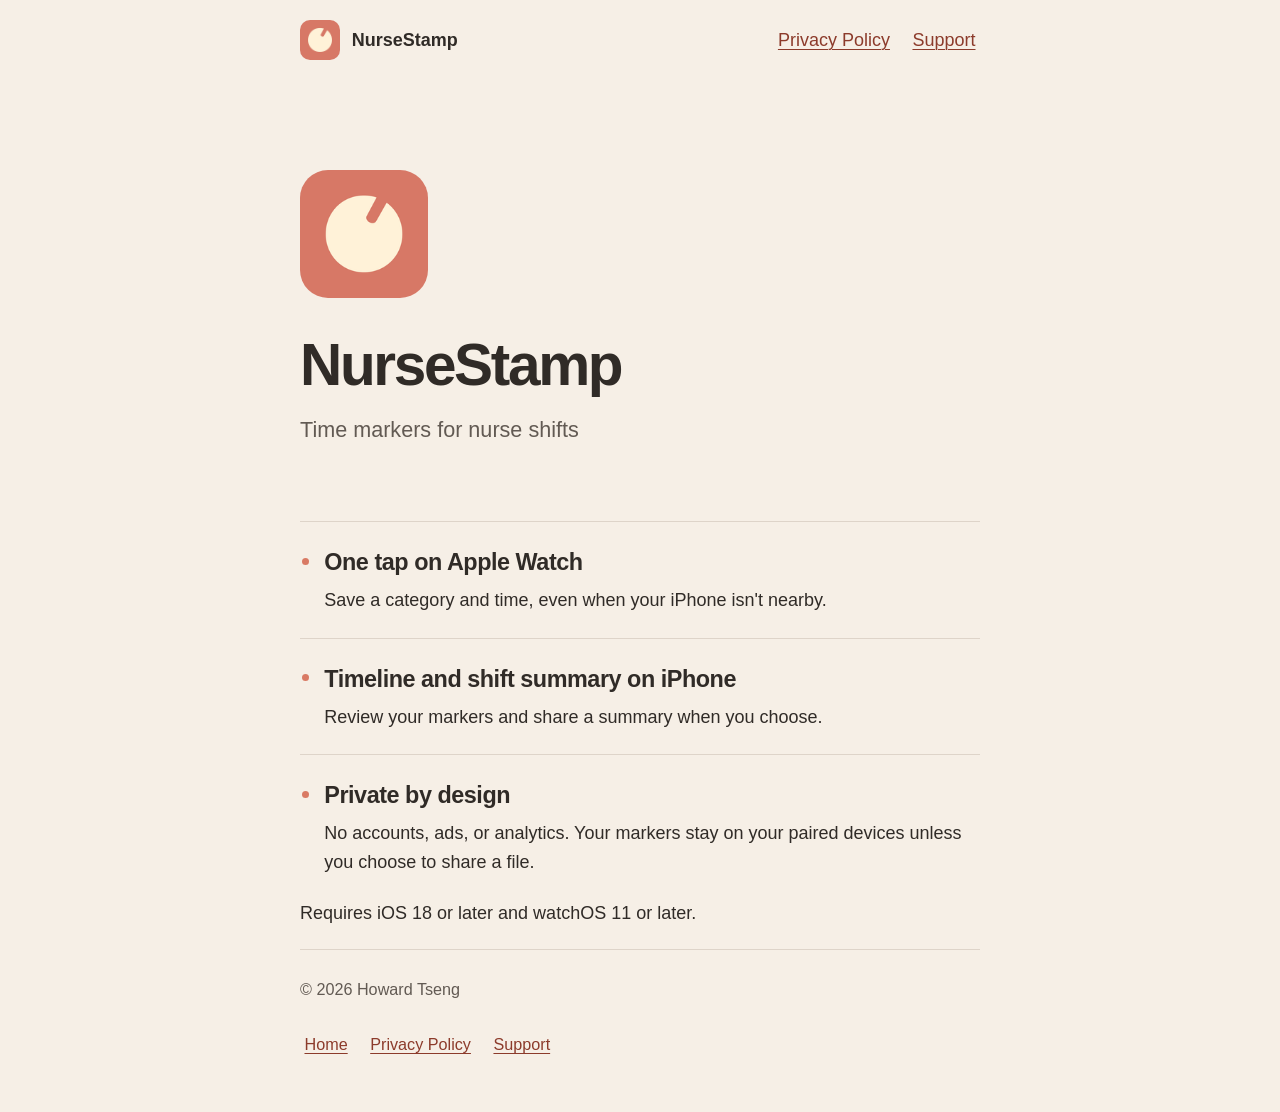
<file: index.html>
<!doctype html>
<html lang="en">
<head>
  <meta charset="utf-8">
  <meta name="viewport" content="width=device-width, initial-scale=1">
  <meta name="color-scheme" content="light dark">
  <meta name="description" content="Save a time marker on Apple Watch. Review your timeline and shift summary on iPhone. Private by design.">
  <title>NurseStamp | Time markers for nurse shifts</title>
  <link rel="icon" href="favicon.png" type="image/png" sizes="32x32">
  <link rel="apple-touch-icon" href="apple-touch-icon.png" sizes="180x180">
  <link rel="stylesheet" href="styles.css">
</head>
<body class="landing">
  <a class="skip-link" href="#main">Skip to content</a>
  <header class="site-header">
    <a class="brand" href="index.html"><img src="apple-touch-icon.png" alt="" width="40" height="40"> <span>NurseStamp</span></a>
    <nav aria-label="Main navigation"><a href="privacy.html">Privacy Policy</a><a href="support.html">Support</a></nav>
  </header>
  <main id="main" tabindex="-1">
    <section class="hero" aria-labelledby="app-title">
      <img class="app-icon" src="apple-touch-icon.png" alt="NurseStamp app icon" width="128" height="128">
      <h1 id="app-title">NurseStamp</h1>
      <p class="subtitle">Time markers for nurse shifts</p>
    </section>
    <ul class="features">
      <li><h2>One tap on Apple Watch</h2><p>Save a category and time, even when your iPhone isn't nearby.</p></li>
      <li><h2>Timeline and shift summary on iPhone</h2><p>Review your markers and share a summary when you choose.</p></li>
      <li><h2>Private by design</h2><p>No accounts, ads, or analytics. Your markers stay on your paired devices unless you choose to share a file.</p></li>
    </ul>
    <p>Requires iOS 18 or later and watchOS 11 or later.</p>
  </main>
  <footer class="site-footer">
    <p>© 2026 Howard Tseng</p>
    <nav aria-label="Footer navigation"><a href="index.html">Home</a><a href="privacy.html">Privacy Policy</a><a href="support.html">Support</a></nav>
  </footer>
</body>
</html>
</file>
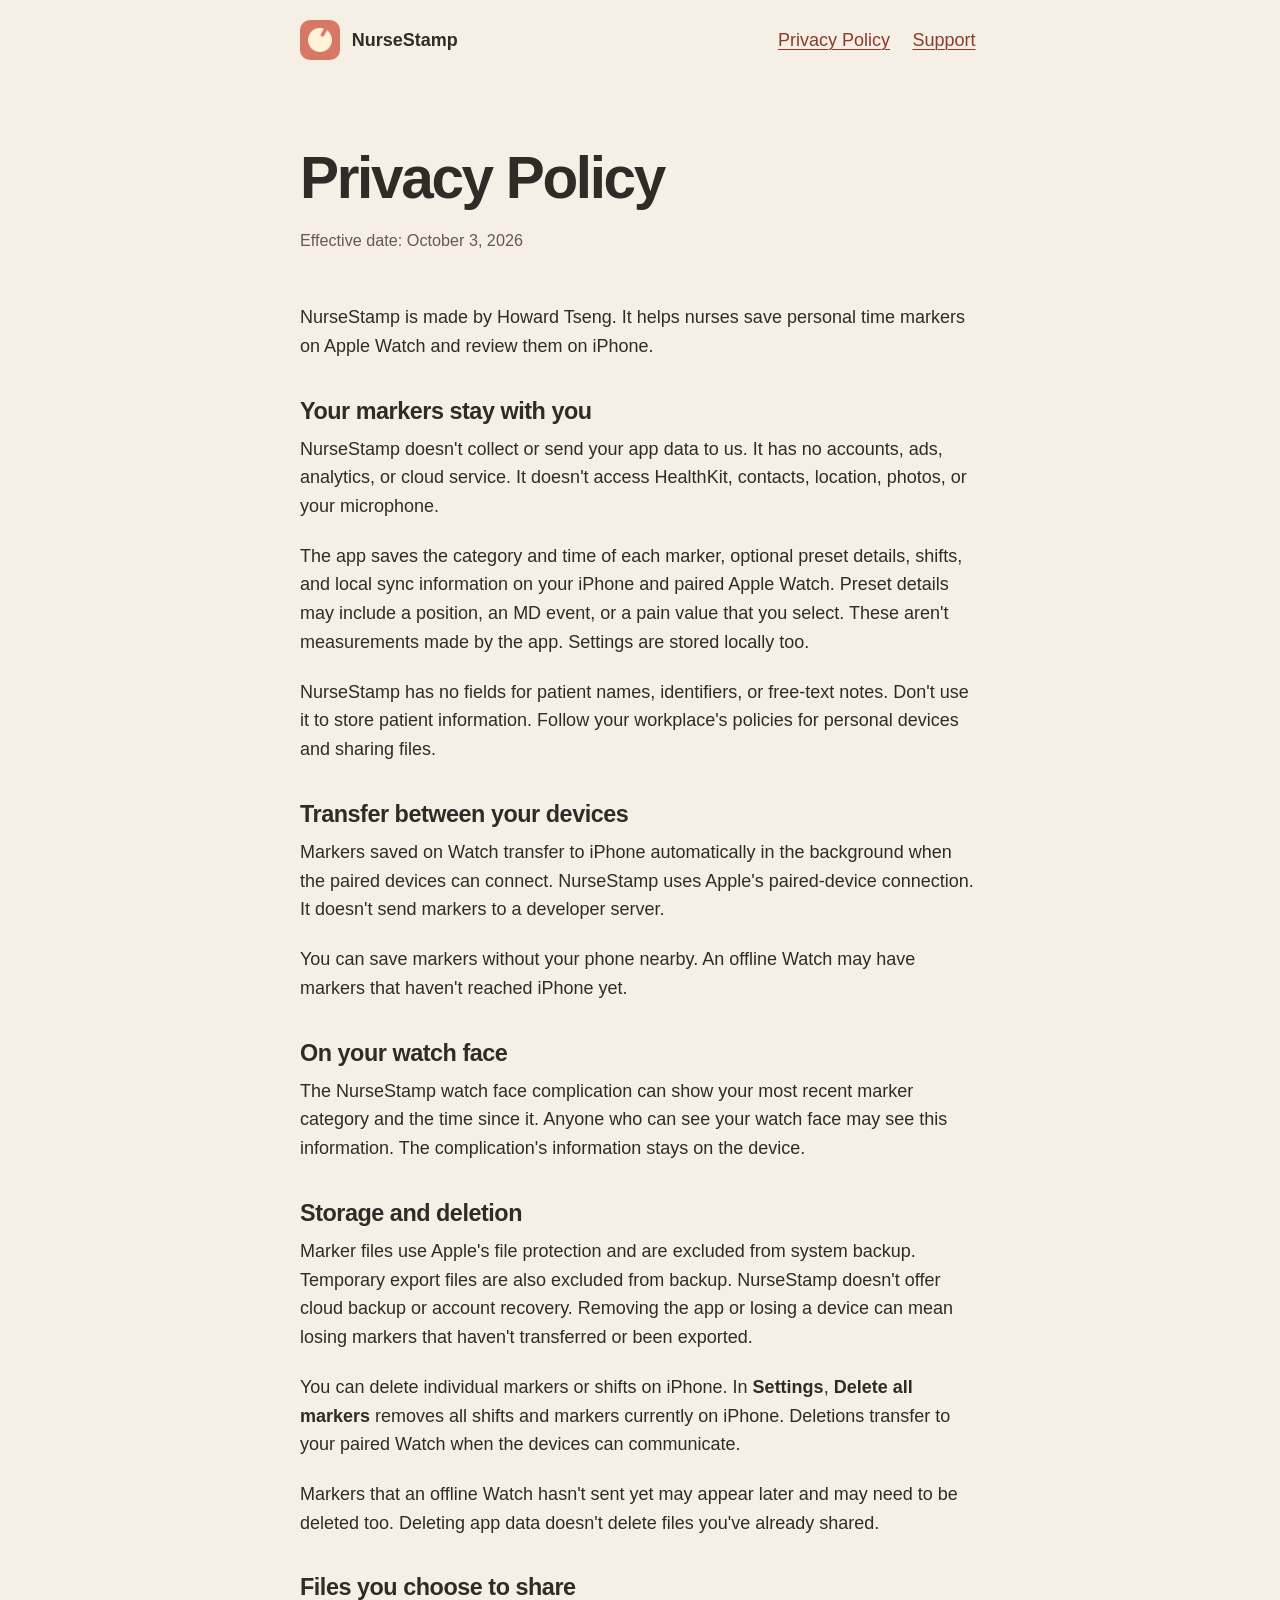
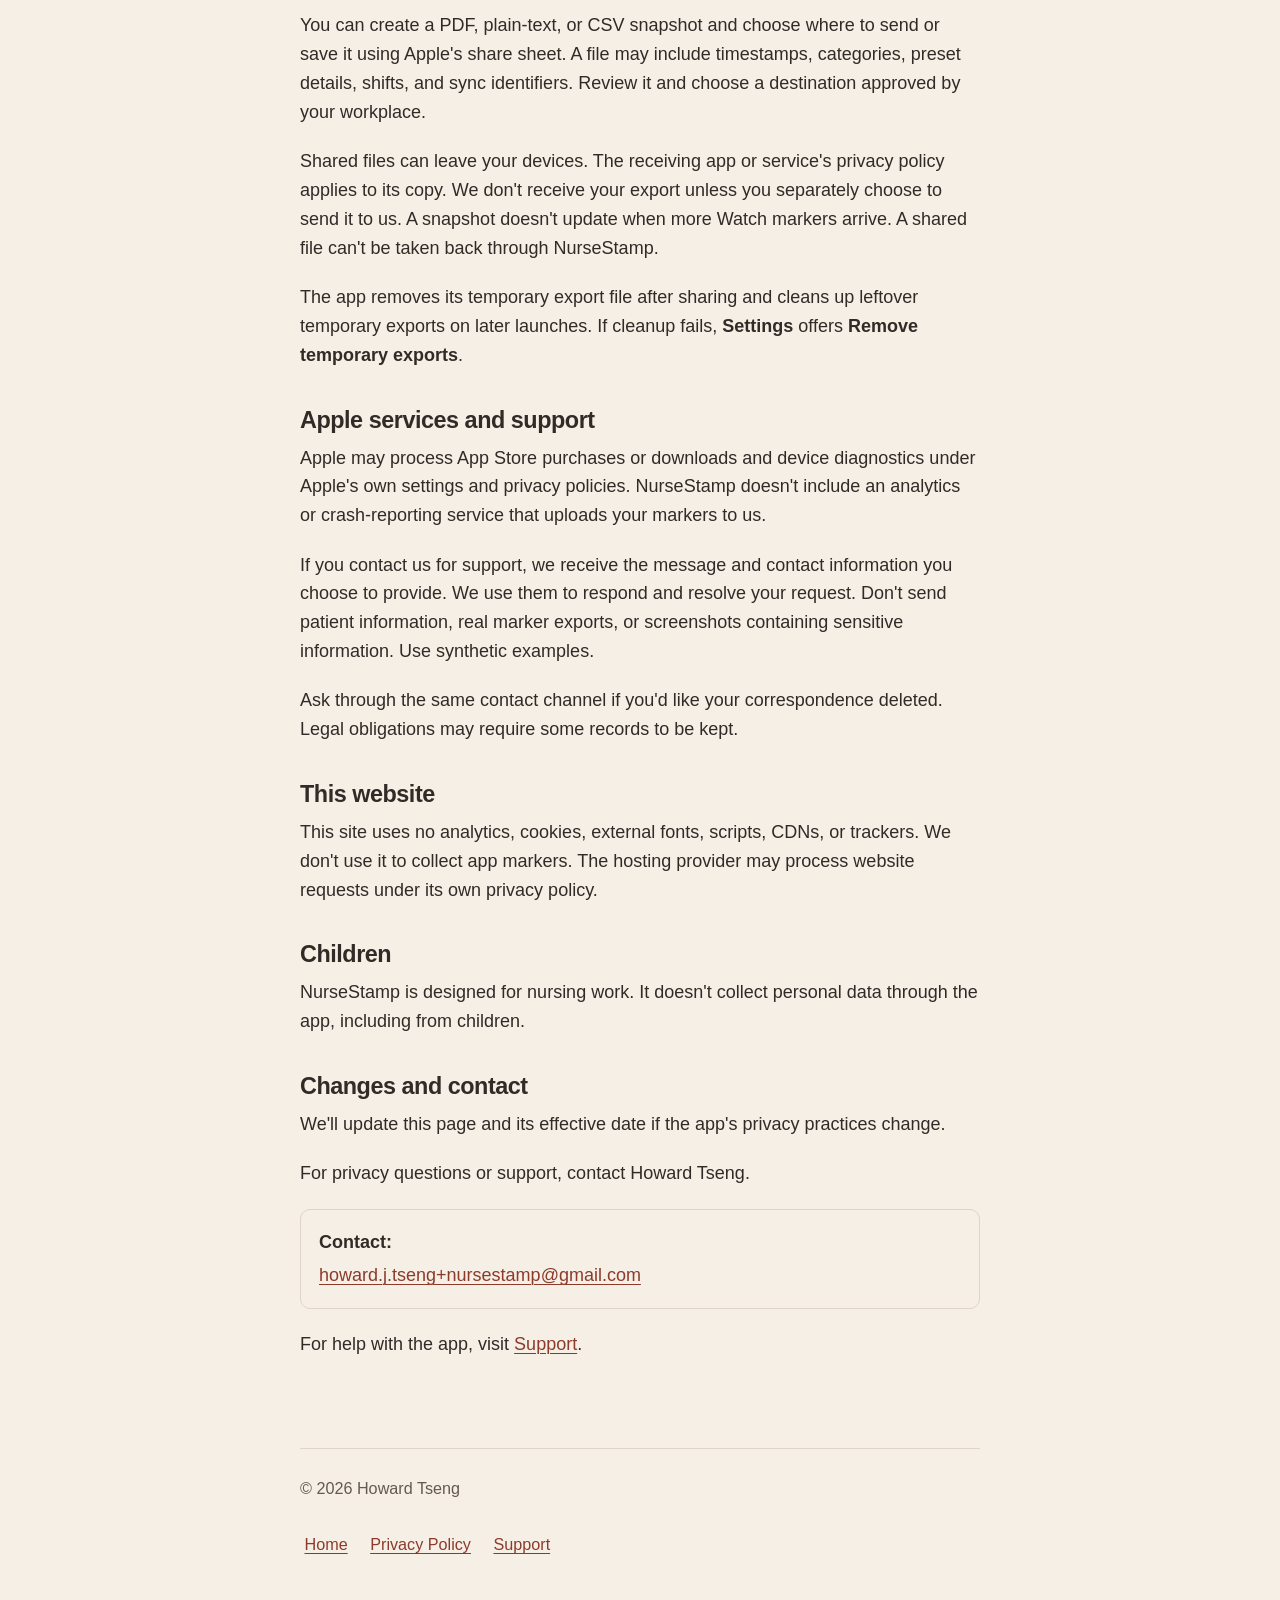
<file: privacy.html>
<!doctype html>
<html lang="en">
<head>
  <meta charset="utf-8">
  <meta name="viewport" content="width=device-width, initial-scale=1">
  <meta name="color-scheme" content="light dark">
  <meta name="description" content="How NurseStamp stores markers on your paired devices, transfers them, and handles files you choose to share.">
  <title>Privacy Policy | NurseStamp</title>
  <link rel="icon" href="favicon.png" type="image/png" sizes="32x32">
  <link rel="apple-touch-icon" href="apple-touch-icon.png" sizes="180x180">
  <link rel="stylesheet" href="styles.css">
</head>
<body>
  <a class="skip-link" href="#main">Skip to content</a>
  <header class="site-header">
    <a class="brand" href="index.html"><img src="apple-touch-icon.png" alt="" width="40" height="40"> <span>NurseStamp</span></a>
    <nav aria-label="Main navigation"><a href="privacy.html">Privacy Policy</a><a href="support.html">Support</a></nav>
  </header>
  <main id="main" tabindex="-1">
    <article>
      <header class="page-intro"><h1>Privacy Policy</h1><p class="effective-date">Effective date: <time datetime="2026-10-03">October 3, 2026</time></p></header>
      <p>NurseStamp is made by Howard Tseng. It helps nurses save personal time markers on Apple Watch and review them on iPhone.</p>
      <section><h2>Your markers stay with you</h2>
        <p>NurseStamp doesn't collect or send your app data to us. It has no accounts, ads, analytics, or cloud service. It doesn't access HealthKit, contacts, location, photos, or your microphone.</p>
        <p>The app saves the category and time of each marker, optional preset details, shifts, and local sync information on your iPhone and paired Apple Watch. Preset details may include a position, an MD event, or a pain value that you select. These aren't measurements made by the app. Settings are stored locally too.</p>
        <p>NurseStamp has no fields for patient names, identifiers, or free-text notes. Don't use it to store patient information. Follow your workplace's policies for personal devices and sharing files.</p>
      </section>
      <section><h2>Transfer between your devices</h2>
        <p>Markers saved on Watch transfer to iPhone automatically in the background when the paired devices can connect. NurseStamp uses Apple's paired-device connection. It doesn't send markers to a developer server.</p>
        <p>You can save markers without your phone nearby. An offline Watch may have markers that haven't reached iPhone yet.</p>
      </section>
      <section><h2>On your watch face</h2>
        <p>The NurseStamp watch face complication can show your most recent marker category and the time since it. Anyone who can see your watch face may see this information. The complication's information stays on the device.</p>
      </section>
      <section><h2>Storage and deletion</h2>
        <p>Marker files use Apple's file protection and are excluded from system backup. Temporary export files are also excluded from backup. NurseStamp doesn't offer cloud backup or account recovery. Removing the app or losing a device can mean losing markers that haven't transferred or been exported.</p>
        <p>You can delete individual markers or shifts on iPhone. In <strong>Settings</strong>, <strong>Delete all markers</strong> removes all shifts and markers currently on iPhone. Deletions transfer to your paired Watch when the devices can communicate.</p>
        <p>Markers that an offline Watch hasn't sent yet may appear later and may need to be deleted too. Deleting app data doesn't delete files you've already shared.</p>
      </section>
      <section><h2>Files you choose to share</h2>
        <p>You can create a PDF, plain-text, or CSV snapshot and choose where to send or save it using Apple's share sheet. A file may include timestamps, categories, preset details, shifts, and sync identifiers. Review it and choose a destination approved by your workplace.</p>
        <p>Shared files can leave your devices. The receiving app or service's privacy policy applies to its copy. We don't receive your export unless you separately choose to send it to us. A snapshot doesn't update when more Watch markers arrive. A shared file can't be taken back through NurseStamp.</p>
        <p>The app removes its temporary export file after sharing and cleans up leftover temporary exports on later launches. If cleanup fails, <strong>Settings</strong> offers <strong>Remove temporary exports</strong>.</p>
      </section>
      <section><h2>Apple services and support</h2>
        <p>Apple may process App Store purchases or downloads and device diagnostics under Apple's own settings and privacy policies. NurseStamp doesn't include an analytics or crash-reporting service that uploads your markers to us.</p>
        <p>If you contact us for support, we receive the message and contact information you choose to provide. We use them to respond and resolve your request. Don't send patient information, real marker exports, or screenshots containing sensitive information. Use synthetic examples.</p>
        <p>Ask through the same contact channel if you'd like your correspondence deleted. Legal obligations may require some records to be kept.</p>
      </section>
      <section><h2>This website</h2>
        <p>This site uses no analytics, cookies, external fonts, scripts, CDNs, or trackers. We don't use it to collect app markers. The hosting provider may process website requests under its own privacy policy.</p>
      </section>
      <section><h2>Children</h2><p>NurseStamp is designed for nursing work. It doesn't collect personal data through the app, including from children.</p></section>
      <section><h2>Changes and contact</h2>
        <p>We'll update this page and its effective date if the app's privacy practices change.</p>
        <p>For privacy questions or support, contact Howard Tseng.</p>
        <p class="contact-line"><strong>Contact:</strong> <a class="contact-token" href="mailto:howard.j.tseng+nursestamp@gmail.com?subject=NurseStamp">howard.j.tseng+nursestamp@gmail.com</a></p>
        <p>For help with the app, visit <a href="support.html">Support</a>.</p>
      </section>
    </article>
  </main>
  <footer class="site-footer">
    <p>© 2026 Howard Tseng</p>
    <nav aria-label="Footer navigation"><a href="index.html">Home</a><a href="privacy.html">Privacy Policy</a><a href="support.html">Support</a></nav>
  </footer>
</body>
</html>
</file>
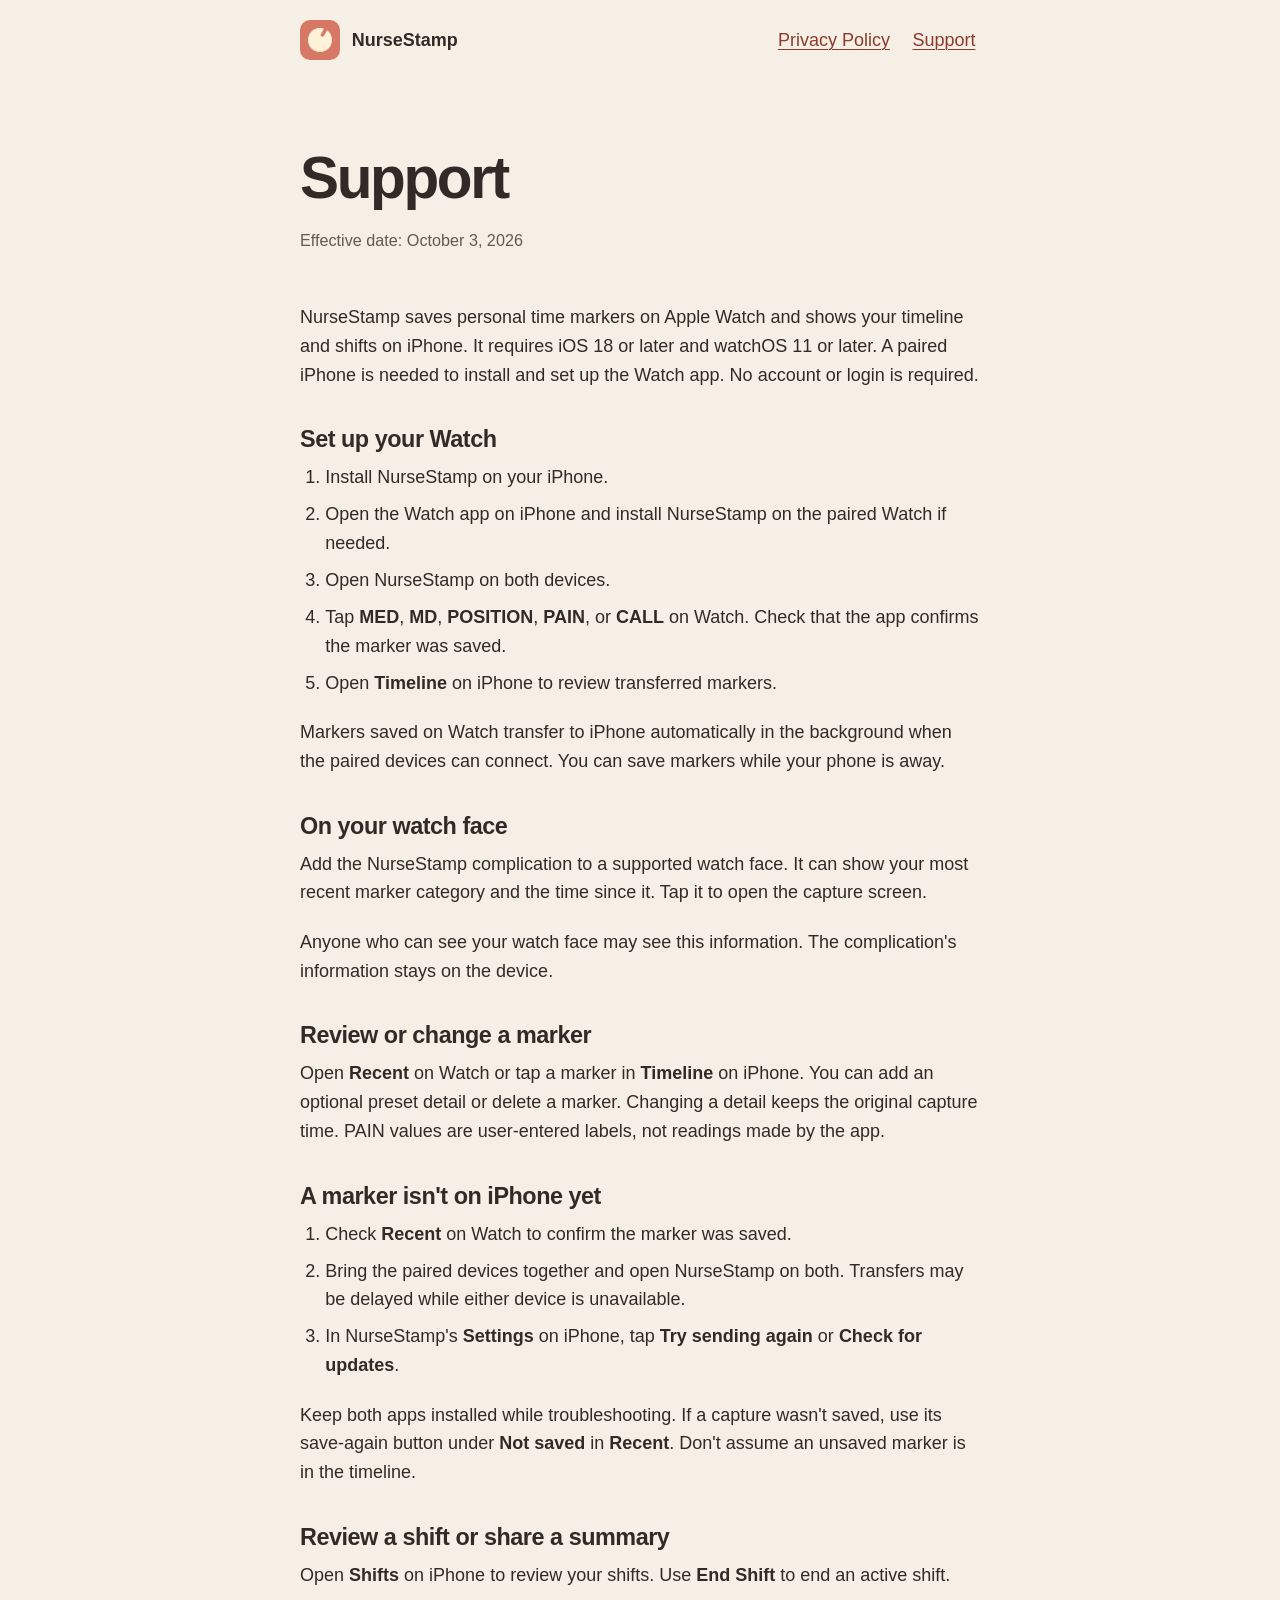
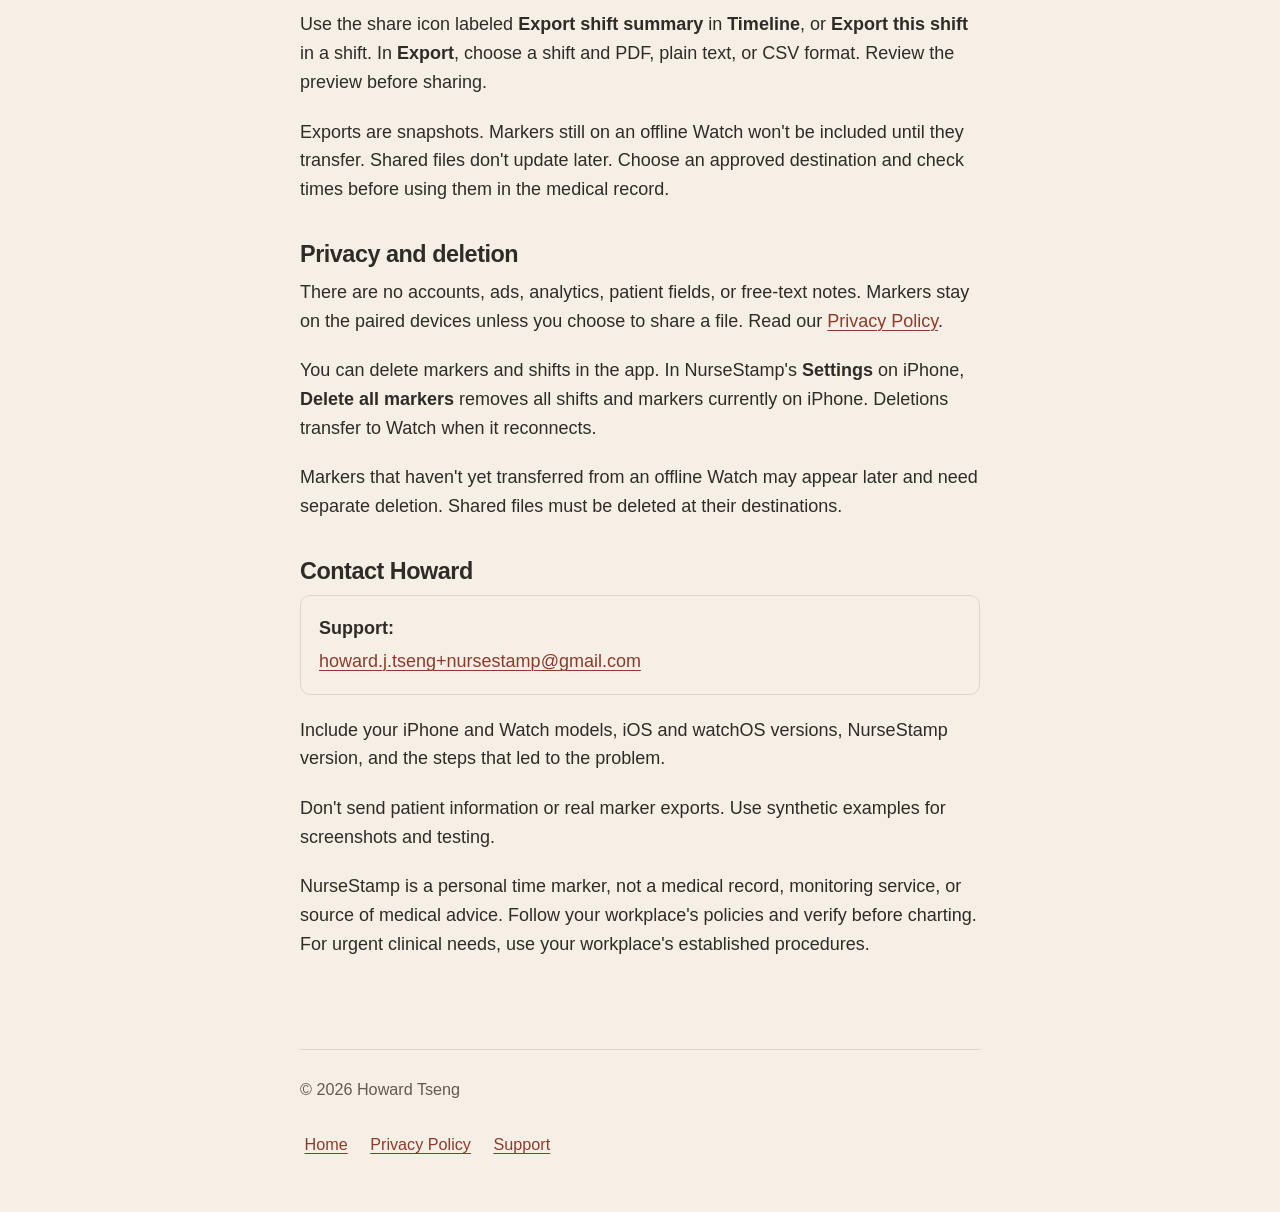
<file: support.html>
<!doctype html>
<html lang="en">
<head>
  <meta charset="utf-8">
  <meta name="viewport" content="width=device-width, initial-scale=1">
  <meta name="color-scheme" content="light dark">
  <meta name="description" content="Set up NurseStamp on Apple Watch, review markers and shifts, share a summary, and get help.">
  <title>Support | NurseStamp</title>
  <link rel="icon" href="favicon.png" type="image/png" sizes="32x32">
  <link rel="apple-touch-icon" href="apple-touch-icon.png" sizes="180x180">
  <link rel="stylesheet" href="styles.css">
</head>
<body>
  <a class="skip-link" href="#main">Skip to content</a>
  <header class="site-header">
    <a class="brand" href="index.html"><img src="apple-touch-icon.png" alt="" width="40" height="40"> <span>NurseStamp</span></a>
    <nav aria-label="Main navigation"><a href="privacy.html">Privacy Policy</a><a href="support.html">Support</a></nav>
  </header>
  <main id="main" tabindex="-1">
    <article>
      <header class="page-intro"><h1>Support</h1><p class="effective-date">Effective date: <time datetime="2026-10-03">October 3, 2026</time></p></header>
      <p>NurseStamp saves personal time markers on Apple Watch and shows your timeline and shifts on iPhone. It requires iOS 18 or later and watchOS 11 or later. A paired iPhone is needed to install and set up the Watch app. No account or login is required.</p>
      <section><h2>Set up your Watch</h2>
        <ol>
          <li>Install NurseStamp on your iPhone.</li>
          <li>Open the Watch app on iPhone and install NurseStamp on the paired Watch if needed.</li>
          <li>Open NurseStamp on both devices.</li>
          <li>Tap <strong>MED</strong>, <strong>MD</strong>, <strong>POSITION</strong>, <strong>PAIN</strong>, or <strong>CALL</strong> on Watch. Check that the app confirms the marker was saved.</li>
          <li>Open <strong>Timeline</strong> on iPhone to review transferred markers.</li>
        </ol>
        <p>Markers saved on Watch transfer to iPhone automatically in the background when the paired devices can connect. You can save markers while your phone is away.</p>
      </section>
      <section><h2>On your watch face</h2>
        <p>Add the NurseStamp complication to a supported watch face. It can show your most recent marker category and the time since it. Tap it to open the capture screen.</p>
        <p>Anyone who can see your watch face may see this information. The complication's information stays on the device.</p>
      </section>
      <section><h2>Review or change a marker</h2>
        <p>Open <strong>Recent</strong> on Watch or tap a marker in <strong>Timeline</strong> on iPhone. You can add an optional preset detail or delete a marker. Changing a detail keeps the original capture time. PAIN values are user-entered labels, not readings made by the app.</p>
      </section>
      <section><h2>A marker isn't on iPhone yet</h2>
        <ol>
          <li>Check <strong>Recent</strong> on Watch to confirm the marker was saved.</li>
          <li>Bring the paired devices together and open NurseStamp on both. Transfers may be delayed while either device is unavailable.</li>
          <li>In NurseStamp's <strong>Settings</strong> on iPhone, tap <strong>Try sending again</strong> or <strong>Check for updates</strong>.</li>
        </ol>
        <p>Keep both apps installed while troubleshooting. If a capture wasn't saved, use its save-again button under <strong>Not saved</strong> in <strong>Recent</strong>. Don't assume an unsaved marker is in the timeline.</p>
      </section>
      <section><h2>Review a shift or share a summary</h2>
        <p>Open <strong>Shifts</strong> on iPhone to review your shifts. Use <strong>End Shift</strong> to end an active shift.</p>
        <p>Use the share icon labeled <strong>Export shift summary</strong> in <strong>Timeline</strong>, or <strong>Export this shift</strong> in a shift. In <strong>Export</strong>, choose a shift and PDF, plain text, or CSV format. Review the preview before sharing.</p>
        <p>Exports are snapshots. Markers still on an offline Watch won't be included until they transfer. Shared files don't update later. Choose an approved destination and check times before using them in the medical record.</p>
      </section>
      <section><h2>Privacy and deletion</h2>
        <p>There are no accounts, ads, analytics, patient fields, or free-text notes. Markers stay on the paired devices unless you choose to share a file. Read our <a href="privacy.html">Privacy Policy</a>.</p>
        <p>You can delete markers and shifts in the app. In NurseStamp's <strong>Settings</strong> on iPhone, <strong>Delete all markers</strong> removes all shifts and markers currently on iPhone. Deletions transfer to Watch when it reconnects.</p>
        <p>Markers that haven't yet transferred from an offline Watch may appear later and need separate deletion. Shared files must be deleted at their destinations.</p>
      </section>
      <section><h2>Contact Howard</h2>
        <p class="contact-line"><strong>Support:</strong> <a class="contact-token" href="mailto:howard.j.tseng+nursestamp@gmail.com?subject=NurseStamp">howard.j.tseng+nursestamp@gmail.com</a></p>
        <p>Include your iPhone and Watch models, iOS and watchOS versions, NurseStamp version, and the steps that led to the problem.</p>
        <p>Don't send patient information or real marker exports. Use synthetic examples for screenshots and testing.</p>
        <p>NurseStamp is a personal time marker, not a medical record, monitoring service, or source of medical advice. Follow your workplace's policies and verify before charting. For urgent clinical needs, use your workplace's established procedures.</p>
      </section>
    </article>
  </main>
  <footer class="site-footer">
    <p>© 2026 Howard Tseng</p>
    <nav aria-label="Footer navigation"><a href="index.html">Home</a><a href="privacy.html">Privacy Policy</a><a href="support.html">Support</a></nav>
  </footer>
</body>
</html>
</file>
<file: styles.css>
:root {
  color-scheme: light dark;
  --page: #F6EFE6;
  --text: #302B27;
  --muted: #625A53;
  --link: #8C3B2B;
  --accent: #D97A64;
  --rule: #DED4C9;
  --focus: #8C3B2B;
  font-family: -apple-system, BlinkMacSystemFont, "Segoe UI", sans-serif;
  font-size: 18px;
  line-height: 1.6;
  background: var(--page);
  color: var(--text);
  -webkit-text-size-adjust: 100%;
  text-size-adjust: 100%;
}

*,
*::before,
*::after {
  box-sizing: border-box;
}

html {
  min-width: 320px;
  scroll-behavior: smooth;
}

body {
  margin: 0;
  min-width: 320px;
  background: var(--page);
  color: var(--text);
  overflow-wrap: anywhere;
}

img {
  display: block;
  max-width: 100%;
}

a {
  color: var(--link);
  text-decoration-thickness: 0.08em;
  text-underline-offset: 0.16em;
}

a:hover {
  text-decoration-thickness: 0.13em;
}

a:focus-visible,
button:focus-visible,
[tabindex]:focus-visible {
  outline: 3px solid var(--focus);
  outline-offset: 3px;
  border-radius: 3px;
}

.skip-link {
  position: absolute;
  z-index: 2;
  top: 0.75rem;
  left: 0.75rem;
  padding: 0.5rem 0.75rem;
  transform: translateY(-180%);
  background: var(--page);
  color: var(--link);
  border: 2px solid currentColor;
  border-radius: 6px;
}

.skip-link:focus {
  transform: translateY(0);
}

.site-header,
main,
.site-footer {
  width: min(100% - 2.5rem, 680px);
  margin-inline: auto;
}

.site-header {
  display: flex;
  align-items: center;
  justify-content: space-between;
  gap: 1rem;
  padding-block: 1rem;
}

.brand {
  display: inline-flex;
  min-height: 44px;
  align-items: center;
  gap: 0.65rem;
  color: var(--text);
  font-size: 1rem;
  font-weight: 650;
  text-decoration: none;
}

.brand img {
  width: 40px;
  height: 40px;
  border-radius: 10px;
}

.site-header nav,
.site-footer nav {
  display: flex;
  flex-wrap: wrap;
  align-items: center;
  gap: 0.25rem 0.75rem;
}

.site-header nav a,
.site-footer nav a {
  display: inline-flex;
  min-height: 44px;
  align-items: center;
  padding-inline: 0.25rem;
}

.hero {
  padding-block: clamp(3rem, 10vh, 6.5rem) 3rem;
}

.app-icon {
  width: 128px;
  height: 128px;
  margin-bottom: 1.75rem;
  border-radius: 28px;
}

h1,
h2,
p,
ul,
ol {
  margin-top: 0;
}

strong {
  color: var(--text);
  font-weight: 700;
}

h1,
h2 {
  color: var(--text);
  line-height: 1.2;
  text-wrap: balance;
}

h1 {
  margin-bottom: 0.8rem;
  font-size: clamp(2.25rem, 9vw, 3.25rem);
  letter-spacing: -0.04em;
  font-weight: 680;
}

h2 {
  margin-bottom: 0.55rem;
  font-size: 1.3rem;
  letter-spacing: -0.02em;
}

p,
ul,
ol {
  margin-bottom: 1.15rem;
}

.subtitle {
  max-width: 36rem;
  color: var(--muted);
  font-size: 1.2rem;
  line-height: 1.5;
}

.features {
  margin: 0;
  padding: 0;
  list-style: none;
}

.features li {
  position: relative;
  padding: 1.45rem 0 1.25rem 1.35rem;
  border-top: 1px solid var(--rule);
}

.features li::before {
  position: absolute;
  top: 1.98rem;
  left: 0.1rem;
  width: 7px;
  height: 7px;
  border-radius: 50%;
  background: var(--accent);
  content: "";
}

.features li p,
article p:last-child,
article ul:last-child,
article ol:last-child {
  margin-bottom: 0;
}

.page-intro {
  padding-top: 3.5rem;
  margin-bottom: 2.75rem;
}

.effective-date {
  color: var(--muted);
  font-size: 0.9rem;
}

article {
  padding-bottom: 3rem;
}

article section {
  margin-block: 2rem;
}

article ul,
article ol {
  padding-left: 1.4rem;
}

article li + li {
  margin-top: 0.45rem;
}

.contact-line {
  padding: 1rem;
  border: 1px solid var(--rule);
  border-radius: 10px;
}

.contact-line strong {
  display: block;
  margin-bottom: 0.25rem;
}

.contact-token {
  display: inline-block;
  max-width: 100%;
  overflow-wrap: anywhere;
}

.back-link {
  display: inline-flex;
  min-height: 44px;
  align-items: center;
  margin-block: 0.5rem 2rem;
}

.site-footer {
  padding-block: 1.5rem 2.5rem;
  border-top: 1px solid var(--rule);
  color: var(--muted);
  font-size: 0.9rem;
}

.site-footer nav {
  margin-top: 0.5rem;
}

@media (max-width: 420px) {
  .site-header {
    align-items: flex-start;
    flex-direction: column;
    gap: 0.45rem;
  }

  .site-header nav {
    width: 100%;
  }

  .hero {
    padding-top: 2.75rem;
  }
}

@media (prefers-color-scheme: dark) {
  :root {
    --page: #191715;
    --text: #F4EEE7;
    --muted: #C5BAB0;
    --link: #F19A82;
    --rule: #443C36;
    --focus: #F6AD98;
  }
}

@media (prefers-reduced-motion: reduce) {
  html {
    scroll-behavior: auto;
  }
}
</file>
